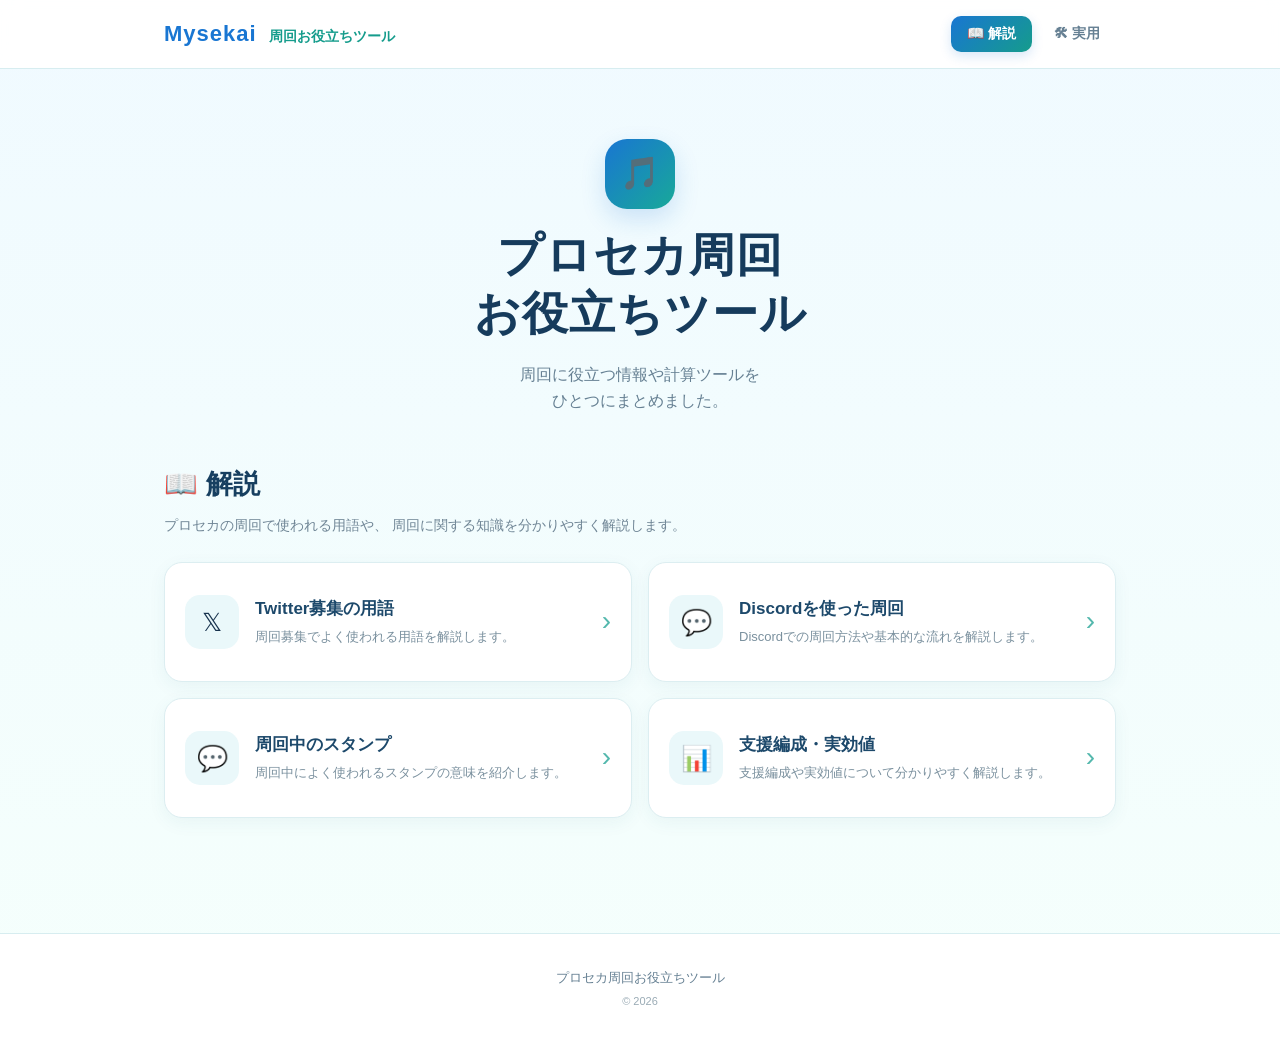
<file: index.html>
<!DOCTYPE html>
<html lang="ja">
<head>
    <meta charset="UTF-8">
    <meta name="viewport" content="width=device-width, initial-scale=1.0">
    <title>お役立ちツール</title>
    <link rel="stylesheet" href="css/style.css">
</head>

<body>
    <header class="header">
        <div class="header-inner">
            <a href="index.html" class="site-logo">
                <span class="logo-main">Mysekai</span>
                <span class="logo-sub">周回お役立ちツール</span>
            </a>
        

            <nav class="header-nav">
                <button class="nav-button active">
                    📖 解説
                </button>
                <button class="nav-button">
                    🛠 実用
                </button>
            </nav>
        </div>
    </header>

    <main class="main">

        <section class="hero">
            <div class="hero-icon">🎵</div>
            <h1>
                プロセカ周回<br>
                お役立ちツール
            </h1>
            <p>
                周回に役立つ情報や計算ツールを<br>
                ひとつにまとめました。
            </p>
        </section>

        <section id="explanation" class="content tab-content active">
            <h2>📖 解説</h2>
            <p class="section-description">
                プロセカの周回で使われる用語や、
                周回に関する知識を分かりやすく解説します。
            </p>

            <div class="card-grid">
                <a href="#" class="menu-card" id="twitter-terms-card">
                    <div class="card-icon">𝕏</div>
                    <div class="card-text">
                        <h3>Twitter募集の用語</h3>
                        <p>周回募集でよく使われる用語を解説します。</p>
                    </div>
                    <span class="arrow">›</span>
                </a>

                <a href="#"  class="menu-card" id="discord-guide-button">
                    <div class="card-icon">💬</div>
                    <div class="card-text">
                        <h3>Discordを使った周回</h3>
                        <p>
                            Discordでの周回方法や基本的な流れを解説します。
                        </p>
                    </div>
                    <span class="arrow">›</span>
                </a>

                <a href="#" class="menu-card">
                    <div class="card-icon">💬</div>
                    <div class="card-text">
                        <h3>周回中のスタンプ</h3>
                        <p>
                            周回中によく使われるスタンプの意味を紹介します。
                        </p>
                    </div>
                    <span class="arrow">›</span>
                </a>

                <a href="#" class="menu-card" id="support-guide-button">
                    <div class="card-icon">📊</div>
                    <div class="card-text">
                        <h3>支援編成・実効値</h3>
                        <p>
                            支援編成や実効値について分かりやすく解説します。
                        </p>
                    </div>
                    <span class="arrow">›</span>
                </a>
            </div>
        </section>

        <section id="practical" class="content tab-content">
            <h2>🛠 実用</h2>
            <p class="section-description">
                周回中やイベントを走るときに使える
                便利なツールです。
            </p>

            <div class="card-grid">
                <a href="template.html" class="menu-card practical-card">
                    <div class="card-icon">📝</div>
                    <div class="card-text">
                        <h3>ツイ募テンプレ</h3>
                        <p>
                            周回募集の文章を簡単に作成できます。
                        </p>
                    </div>
                    <span class="arrow">›</span>
                </a>

                <a href="encore.html" class="menu-card practical-card">
                    <div class="card-icon">🎯</div>
                    <div class="card-text">
                        <h3>アンコール判断</h3>
                        <p>
                            実効値からアンコールを取るべきか判断します。
                        </p>
                    </div>
                    <span class="arrow">›</span>
                </a>

                <a href="event.html" class="menu-card practical-card">
                    <div class="card-icon">📈</div>
                    <div class="card-text">
                        <h3>イベントP・周回計算</h3>
                        <p>
                            必要周回数・時速・残り時間・消費クリスタルを計算します。
                        </p>
                    </div>
                    <span class="arrow">›</span>
                </a>

                <a href="event_compare.html" class="menu-card practical-card">
                    <div class="card-icon">⚖️</div>
                    <div class="card-text">
                        <h3>イベント編成比較</h3>
                        <p>
                            総合力とイベントボーナスを比較して、どちらの編成を使うか判断します。
                        </p>
                    </div>
                    <span class="arrow">›</span>
                </a>

                <a href="internal.html" class="menu-card practical-card">
                    <div class="card-icon">🧮</div>
                    <div class="card-text">
                        <h3>内部値・実効値計算</h3>
                        <p>
                            1～5枠の数値から、内部値と実効値を計算します。
                        </p>
                    </div>
                    <span class="arrow">›</span>
                </a>

            </div>
        </section>
    </main>

    <footer class="footer">
        <p>
            プロセカ周回お役立ちツール
        </p>
        <p class="copyright">
            © 2026
        </p>
    </footer>
    <script src="js/main.js"></script>
    <div class="image-modal" id="twitter-terms-modal">
        <div class="image-modal-content">
            <button class="image-modal-close" id="twitter-terms-close">×</button>
            <img src="images/Twitter_text.png" alt="Twitter/X募集の用語">
        </div>
    </div>
    <div class="image-modal" id="discord-guide-modal">
        <div class="image-modal-content">
            <button class="image-modal-close" id="discord-guide-close">×</button>
            <img src="images/Discord_text.png" alt="Discordを使用した周回関連について">
        </div>
    </div>
    <div class="image-modal" id="support-guide-modal">
        <div class="image-modal-content">
            <button class="image-modal-close" id="support-guide-close">×</button>
            <img src="images/Sien_text.png" alt="支援編成・実効値について">
        </div>
    </div>
</body>
</html>
</file>
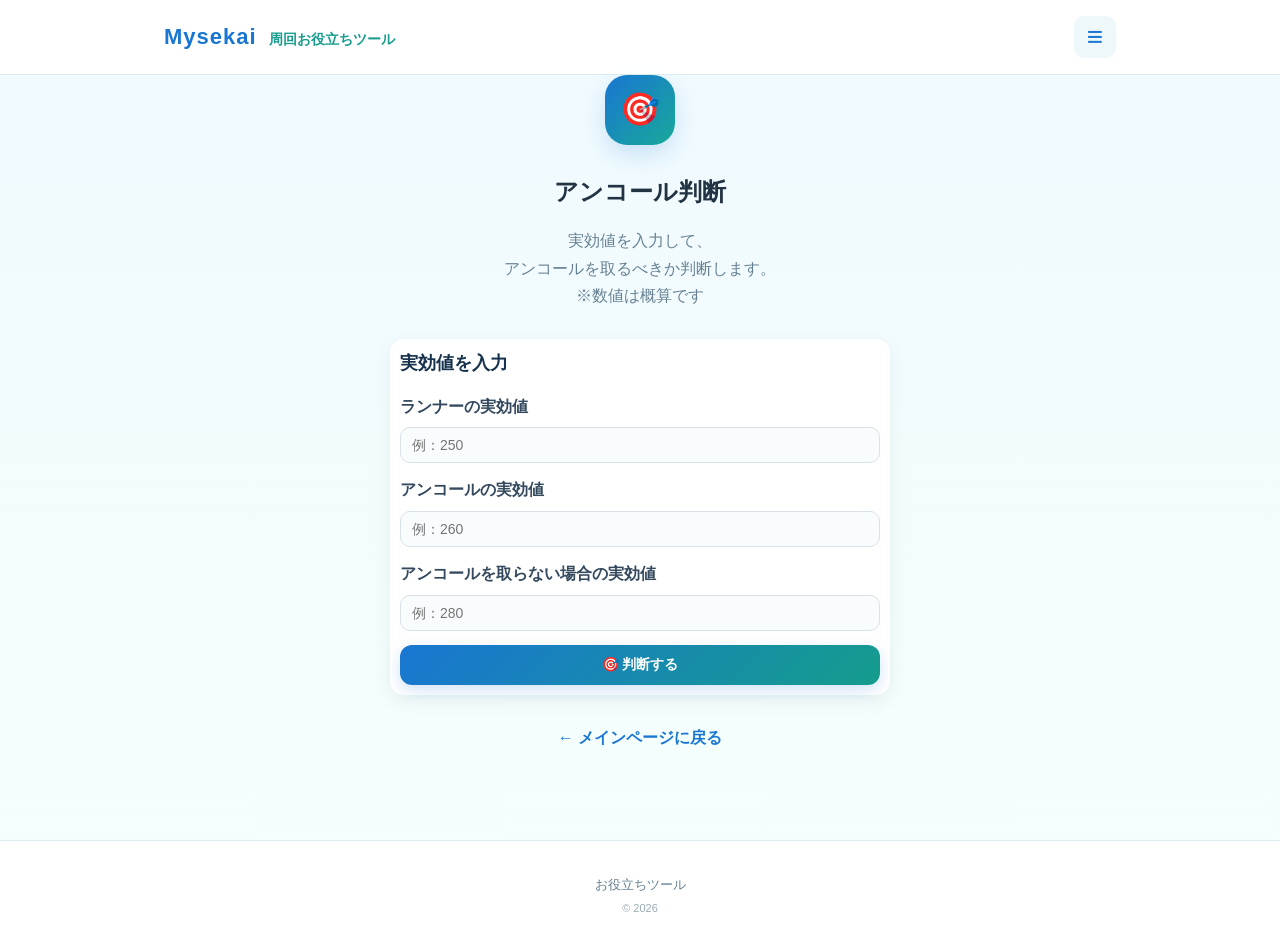
<file: encore.html>
<!DOCTYPE html>
<html lang="ja">
<head>
    <meta charset="UTF-8">
    <meta name="viewport" content="width=device-width, initial-scale=1.0">
    <title>アンコール判断｜お役立ちツール</title>
    <link rel="stylesheet" href="css/style.css">
</head>

<body>
    <header class="header">
        <div class="header-inner">
            <a href="index.html" class="site-logo">
                <span class="logo-main">Mysekai</span>
                <span class="logo-sub">周回お役立ちツール</span>
            </a>

            <button class="menu-button" id="menu-button">≡</button>
            <div class="header-menu" id="header-menu">

                <div class="menu-section">
                    <button class="menu-section-button">▼ 解説</button>
                    <div class="menu-items">
                        <a href="#" id="twitter-terms-button">📖 Twitter/X募集の用語について</a>
                        <a href="#" id="discord-guide-button">💬 Discordを使用した周回関連について</a>
                        <a href="index.html">😊 主に使われる周回中のスタンプについて</a>
                        <a href="#" id="support-guide-button">📊 支援編成、実効値などについて</a>
                    </div>
                </div>
                
                <div class="menu-section">
                    <button class="menu-section-button">▼ 実用</button>
                    <div class="menu-items">
                        <a href="template.html">📝 ツイ募集テンプレ</a>
                        <a href="encore.html">🎯 アンコール判断</a>
                        <a href="event.html">📈 イベントP・周回計算</a>
                        <a href="event_compare.html">⚖️ イベント編成比較</a>
                        <a href="internal.html">🧮 内部値・実効値計算</a>
                    </div>
                </div>
            </div> 
        </div>  
    </header>

    <!-- メイン -->
    <main class="main">
        <section class="tool-page">
            <!-- タイトル -->
            <div class="tool-page-header">
                <div class="hero-icon">🎯</div>
                <h1>アンコール判断</h1>
                <p>
                    実効値を入力して、<br>
                    アンコールを取るべきか判断します。<br>
                    ※数値は概算です
                </p>
            </div>

            <!-- 入力 -->
            <div class="tool-card">
                <h2>実効値を入力</h2>
                <!-- ランナー -->
                <div class="form-group">
                    <label for="runner-value">
                        ランナーの実効値
                    </label>
                    <input
                        type="number"
                        id="runner-value"
                        placeholder="例：250"
                    >

                </div>

                <!-- アンコール -->
                <div class="form-group">
                    <label for="encore-value">
                        アンコールの実効値
                    </label>
                    <input
                        type="number"
                        id="encore-value"
                        placeholder="例：260"
                    >
                </div>

                <!-- 比較する編成 -->
                <div class="form-group">
                    <label for="other-value">
                        アンコールを取らない場合の実効値
                    </label>
                    <input
                        type="number"
                        id="other-value"
                        placeholder="例：280"
                    >
                </div>

                <!-- 計算 -->
                <button
                    id="calculate-button"
                    class="tool-main-button"
                >
                    🎯 判断する
                </button>

            </div>

            <!-- 結果 -->
            <div
                class="tool-card result-card"
                id="result-area"
            >
                <h2>判断結果</h2>
                <div id="result-content"></div>
            </div>

            <!-- 戻る -->
            <div class="back-link-area">
                <a href="index.html">
                    ← メインページに戻る
                </a>
            </div>
        </section>
    </main>

    <footer class="footer">
        <p>
            お役立ちツール
        </p>
        <p class="copyright">
            © 2026
        </p>
    </footer>

    <script src="js/encore.js"></script>
    <script src="js/main.js"></script>
    <div class="image-modal" id="twitter-terms-modal">
        <div class="image-modal-content">
            <button class="image-modal-close" id="twitter-terms-close">×</button>
            <img src="images/Twitter_text.png" alt="Twitter/X募集の用語">
        </div>
    </div>
    <div class="image-modal" id="discord-guide-modal">
        <div class="image-modal-content">
            <button class="image-modal-close" id="discord-guide-close">×</button>
            <img src="images/Discord_text.png" alt="Discordを使用した周回関連について">
        </div>
    </div>
    <div class="image-modal" id="support-guide-modal">
        <div class="image-modal-content">
            <button class="image-modal-close" id="support-guide-close">×</button>
            <img src="images/Sien_text.png" alt="支援編成・実効値について">
        </div>
    </div>
</body>
</html>
</file>
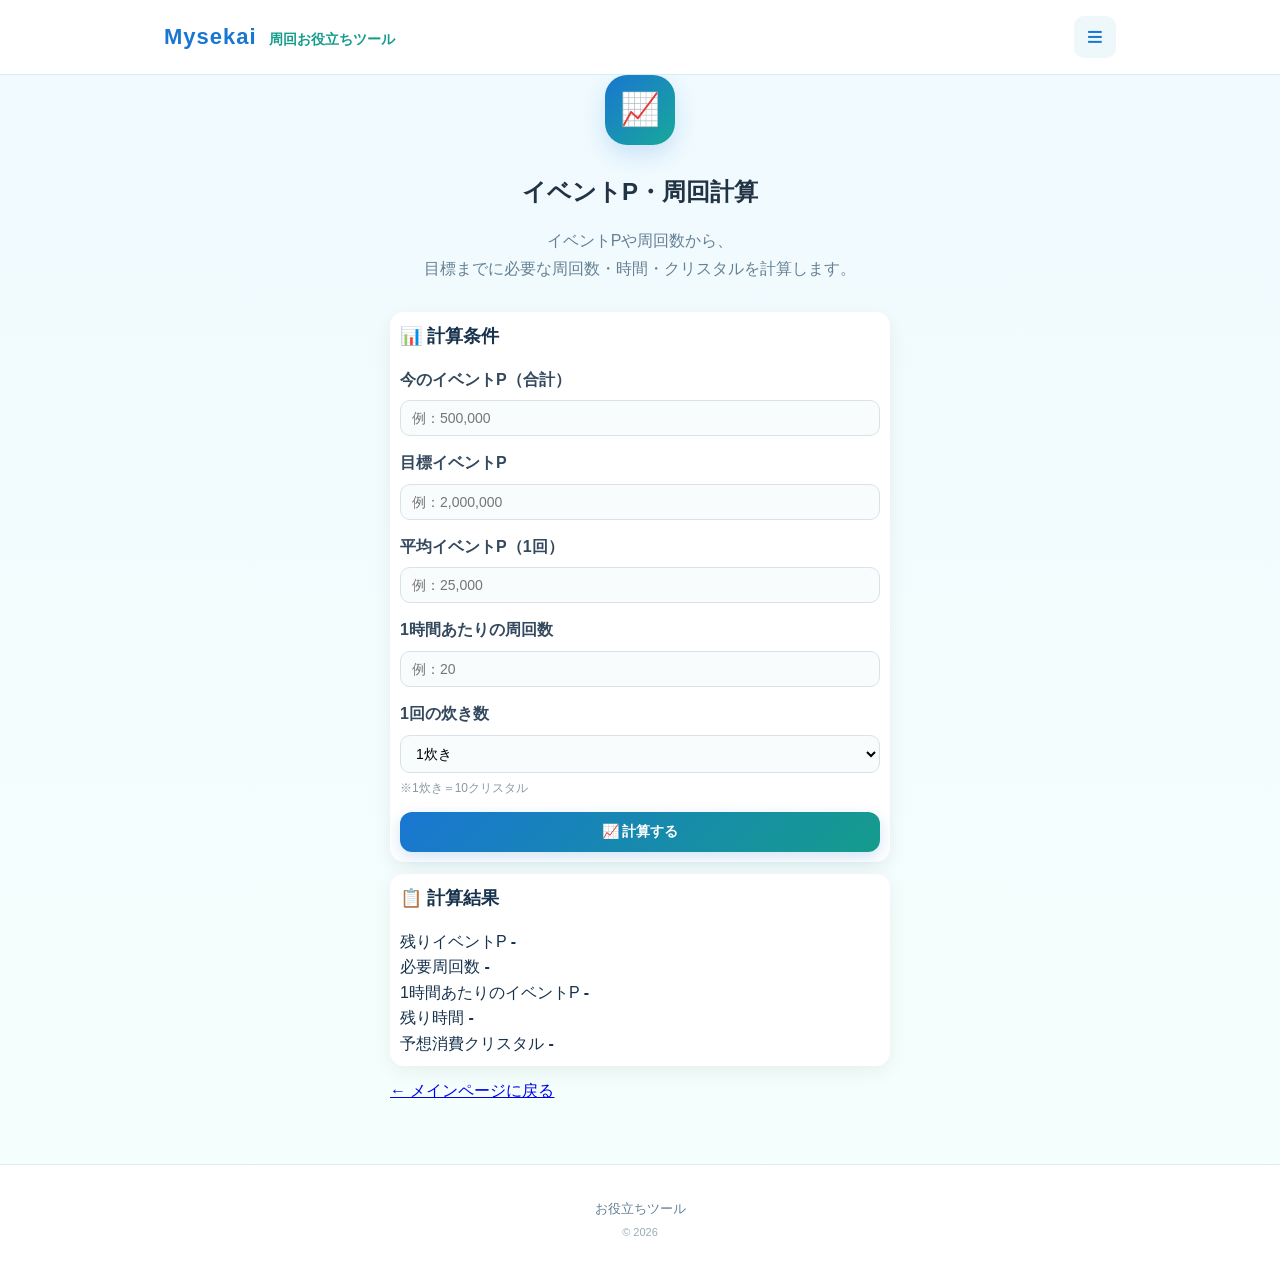
<file: event.html>
<!DOCTYPE html>
<html lang="ja">
<head>
    <meta charset="UTF-8">
    <meta name="viewport" content="width=device-width, initial-scale=1.0">
    <title>イベントP・周回計算 ｜お役立ちツール</title>
    <link rel="stylesheet" href="css/style.css">
</head>
<body>
    <header class="header">
        <div class="header-inner">
            <a href="index.html" class="site-logo">
                <span class="logo-main">Mysekai</span>
                <span class="logo-sub">周回お役立ちツール</span>
            </a>

            <button class="menu-button" id="menu-button">≡</button>
            <div class="header-menu" id="header-menu">

                <div class="menu-section">
                    <button class="menu-section-button">▼ 解説</button>
                    <div class="menu-items">
                        <a href="#" id="twitter-terms-button">📖 Twitter/X募集の用語について</a>
                        <a href="#" id="discord-guide-button">💬 Discordを使用した周回関連について</a>
                        <a href="index.html">😊 主に使われる周回中のスタンプについて</a>
                        <a href="#" id="support-guide-button">📊 支援編成、実効値などについて</a>
                    </div>
                </div>
                
                <div class="menu-section">
                    <button class="menu-section-button">▼ 実用</button>
                    <div class="menu-items">
                        <a href="template.html">📝 ツイ募集テンプレ</a>
                        <a href="encore.html">🎯 アンコール判断</a>
                        <a href="event.html">📈 イベントP・周回計算</a>
                        <a href="event_compare.html">⚖️ イベント編成比較</a>
                        <a href="internal.html">🧮 内部値・実効値計算</a>
                    </div>
                </div>
            </div>   
        </div>
    </header>

    <main class="main">
        <section class="tool-page">

            <div class="tool-page-header">
                <div class="hero-icon">📈</div>
                <h1>イベントP・周回計算</h1>
                <p>
                    イベントPや周回数から、<br>
                    目標までに必要な周回数・時間・クリスタルを計算します。
                </p>
            </div>

            <div class="tool-card">
                <h2>📊 計算条件</h2>
                <!-- 今のイベントP -->
                <div class="form-group">
                    <label for="current-point">
                        今のイベントP（合計）
                    </label>
                    <input
                        type="text"
                        id="current-point"
                        placeholder="例：500,000"
                        inputmode="numeric"
                    >
                </div>

                <!-- 目標イベントP -->
                <div class="form-group">
                    <label for="target-point">
                        目標イベントP
                    </label>
                    <input
                        type="text"
                        id="target-point"
                        placeholder="例：2,000,000"
                        inputmode="numeric"
                    >
                </div>

                <!-- 平均イベントP -->
                <div class="form-group">
                    <label for="average-point">
                        平均イベントP（1回）
                    </label>
                    <input
                        type="text"
                        id="average-point"
                        placeholder="例：25,000"
                        inputmode="numeric"
                    >
                </div>

                <!-- 1時間あたりの周回数 -->
                <div class="form-group">
                    <label for="runs-per-hour">
                        1時間あたりの周回数
                    </label>
                    <input
                        type="number"
                        id="runs-per-hour"
                        placeholder="例：20"
                        min="1"
                    >
                </div>

                <!-- 炊き数 -->
                <div class="form-group">
                    <label for="crystal-per-run">
                        1回の炊き数
                    </label>
                    <select id="crystal-per-run">
                        <option value="1">1炊き</option>
                        <option value="2">2炊き</option>
                        <option value="3">3炊き</option>
                        <option value="4">4炊き</option>
                        <option value="5">5炊き</option>
                        <option value="6">6炊き</option>
                        <option value="7">7炊き</option>
                        <option value="8">8炊き</option>
                        <option value="9">9炊き</option>
                        <option value="10">10炊き</option>
                    </select>
                    <p class="input-note">
                        ※1炊き＝10クリスタル
                    </p>
                </div>

                <!-- 計算ボタン -->
                <button
                    id="calculate-button"
                    class="tool-main-button"
                >
                    📈 計算する
                </button>

            </div>

            <!-- 計算結果 -->
            <div
                id="event-result"
                class="tool-card event-result"
            >
                <h2>📋 計算結果</h2>
                <div class="event-result-grid">
                    <div class="event-result-item">
                        <span>残りイベントP</span>
                        <strong id="remaining-point">-</strong>
                    </div>
                    <div class="event-result-item">
                        <span>必要周回数</span>
                        <strong id="required-runs">-</strong>
                    </div>
                    <div class="event-result-item">
                        <span>1時間あたりのイベントP</span>
                        <strong id="points-per-hour">-</strong>
                    </div>
                    <div class="event-result-item">
                        <span>残り時間</span>
                        <strong id="remaining-time">-</strong>
                    </div>
                    <div class="event-result-item">
                        <span>予想消費クリスタル</span>
                        <strong id="required-crystals">-</strong>
                    </div>
                </div>
            </div>

            <a href="index.html" class="back-link">
                ← メインページに戻る
            </a>

        </section>
    </main>

    <!-- フッター -->
    <footer class="footer">
        <p>
            お役立ちツール
        </p>
        <p class="copyright">
            © 2026 
        </p>
    </footer>

    <script src="js/main.js"></script>
    <script src="js/event.js"></script>
    <div class="image-modal" id="twitter-terms-modal">
        <div class="image-modal-content">
            <button class="image-modal-close" id="twitter-terms-close">×</button>
            <img src="images/Twitter_text.png" alt="Twitter/X募集の用語">
        </div>
    </div>
    <div class="image-modal" id="discord-guide-modal">
        <div class="image-modal-content">
            <button class="image-modal-close" id="discord-guide-close">×</button>
            <img src="images/Discord_text.png" alt="Discordを使用した周回関連について">
        </div>
    </div>
    <div class="image-modal" id="support-guide-modal">
        <div class="image-modal-content">
            <button class="image-modal-close" id="support-guide-close">×</button>
            <img src="images/Sien_text.png" alt="支援編成・実効値について">
        </div>
    </div>
</body>
</html>
</file>
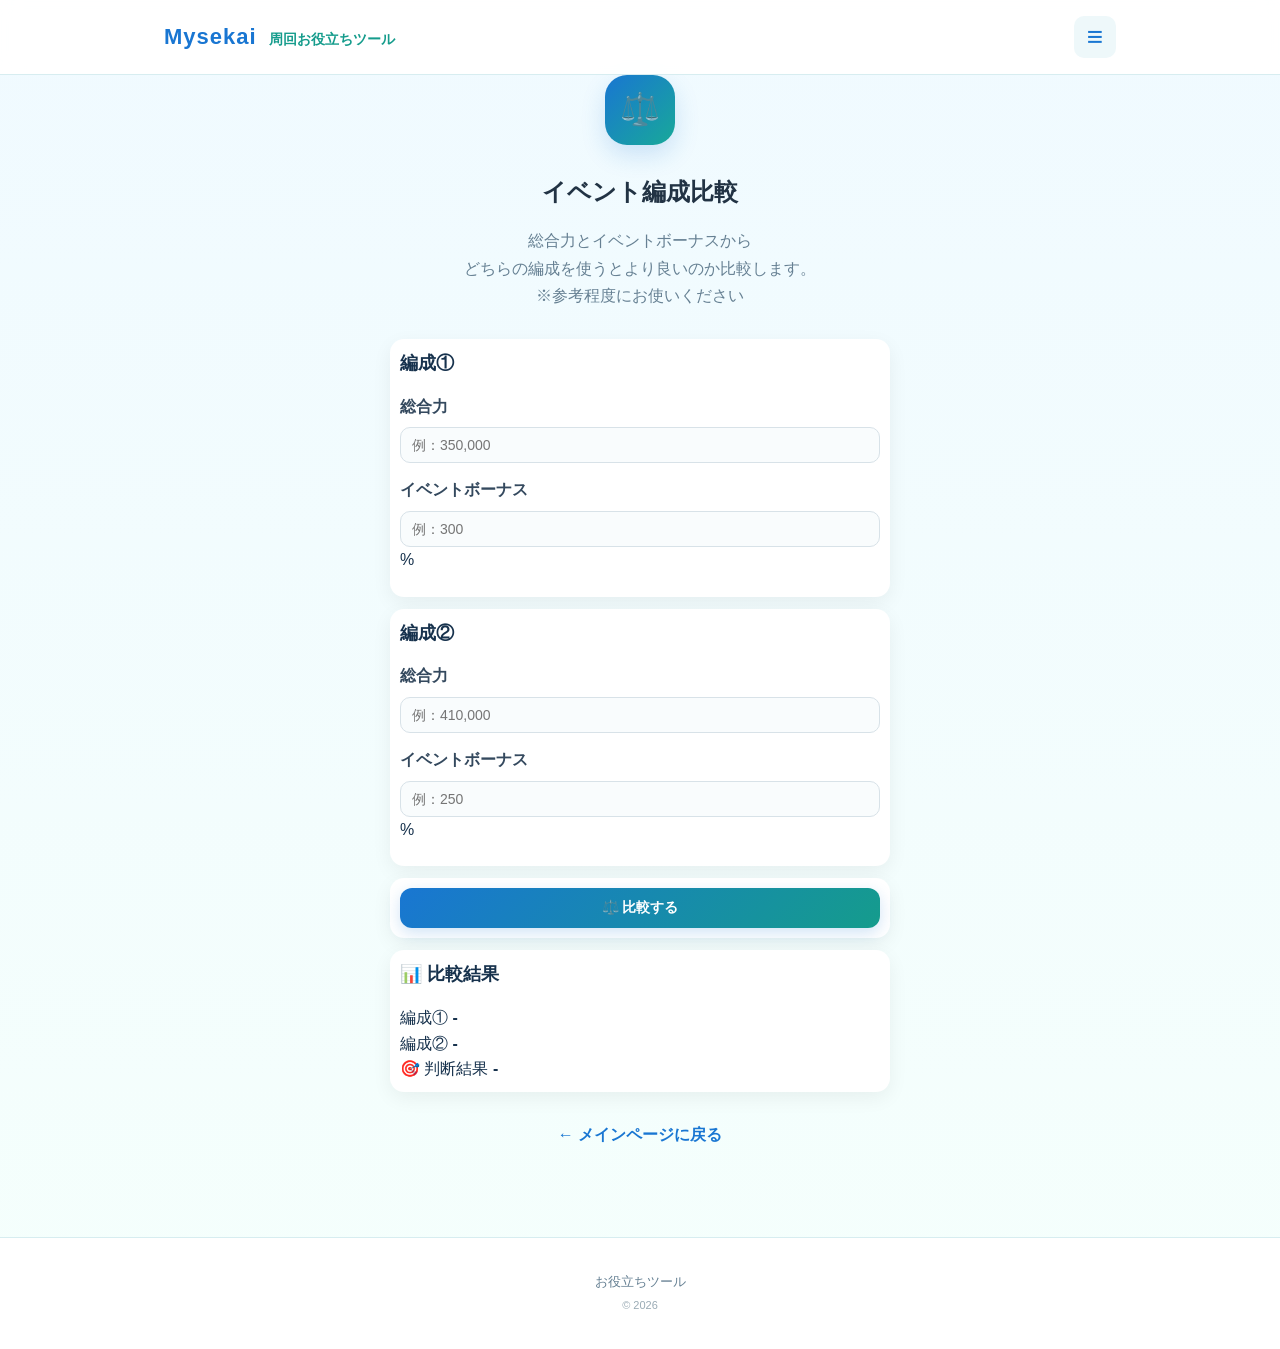
<file: event_compare.html>
<!DOCTYPE html>
<html lang="ja">
<head>
    <meta charset="UTF-8">
    <meta name="viewport" content="width=device-width, initial-scale=1.0">
    <title>イベント編成比較｜お役立ちツール</title>
    <link rel="stylesheet" href="css/style.css">
</head>

<body>
    <header class="header">
        <div class="header-inner">
            <a href="index.html" class="site-logo">
                <span class="logo-main">Mysekai</span>
                <span class="logo-sub">周回お役立ちツール</span>
            </a>

            <button class="menu-button" id="menu-button">≡</button>
            <div class="header-menu" id="header-menu">

                <div class="menu-section">
                    <button class="menu-section-button">▼ 解説</button>
                    <div class="menu-items">
                        <a href="#" id="twitter-terms-button">📖 Twitter/X募集の用語について</a>
                        <a href="#" id="discord-guide-button">💬 Discordを使用した周回関連について</a>
                        <a href="index.html">😊 主に使われる周回中のスタンプについて</a>
                        <a href="#" id="support-guide-button">📊 支援編成、実効値などについて</a>
                    </div>
                </div>
                
                <div class="menu-section">
                    <button class="menu-section-button">▼ 実用</button>
                    <div class="menu-items">
                        <a href="template.html">📝 ツイ募集テンプレ</a>
                        <a href="encore.html">🎯 アンコール判断</a>
                        <a href="event.html">📈 イベントP・周回計算</a>
                        <a href="event_compare.html">⚖️ イベント編成比較</a>
                        <a href="internal.html">🧮 内部値・実効値計算</a>
                    </div>
                </div>
            </div>
        </div>   
    </header>

    <!-- メイン -->
    <main class="main">
        <section class="tool-page">
            <!-- タイトル -->
            <div class="tool-page-header">
                <div class="hero-icon">⚖️</div>
                <h1>イベント編成比較</h1>
                <p>
                    総合力とイベントボーナスから<br>
                    どちらの編成を使うとより良いのか比較します。<br> 
                    ※参考程度にお使いください      
                </p>
            </div>

            <!-- 編成① -->
            <div class="tool-card">
                <h2>編成①</h2>

                <div class="form-group">
                    <label for="power-1">
                        総合力
                    </label>
                    <input
                        type="text"
                        id="power-1"
                        placeholder="例：350,000"
                        inputmode="numeric"
                    >
                </div>

                <div class="form-group">
                    <label for="power-1">
                        イベントボーナス
                    </label>
                    <div class="input-with-unit">
                        <input
                            type="number"
                            id="bonus-1"
                            placeholder="例：300"
                            min="0"
                        >
                        <span>%</span>
                    </div>
                </div>
            </div>



            <!-- 編成② -->
            <div class="tool-card">
                <h2>編成②</h2>

                <div class="form-group">
                    <label for="power-2">
                        総合力
                    </label>
                    <input
                        type="text"
                        id="power-2"
                        placeholder="例：410,000"
                        inputmode="numeric"
                    >
                </div>

                <div class="form-group">
                    <label for="power-2">
                        イベントボーナス
                    </label>
                    <div class="input-with-unit">
                        <input
                            type="number"
                            id="bonus-2"
                            placeholder="例：250"
                            min="0"
                        >
                        <span>%</span>
                    </div>
                </div>
            </div>


            <!-- 計算ボタン -->
            <div class="tool-card">
                <button
                    id="compare-button"
                    class="tool-main-button"
                >
                    ⚖️ 比較する
                </button>
            </div>

            <!-- 結果 -->
            <div
                id="compare-result"
                class="tool-card compare-result"
            >
                <h2>📊 比較結果</h2>
                <div class="compare-summary">

                    <div class="compare-item">
                        <span>
                            編成①
                        </span>
                        <strong id="result-1">
                            -
                        </strong>
                    </div>

                    <div class="compare-item">
                        <span>
                            編成②
                        </span>
                        <strong id="result-2">
                            -
                        </strong>
                    </div>
                </div>

                <div class="compare-final">
                    <span>
                        🎯 判断結果
                    </span>
                    <strong id="result-message">
                        -
                    </strong>
                </div>
            </div>

            <!-- 戻る -->
            <div class="back-link-area">
                <a href="index.html">
                    ← メインページに戻る
                </a>
            </div>
        </section>
    </main>

    <footer class="footer">
        <p>
            お役立ちツール
        </p>
        <p class="copyright">
            © 2026
        </p>
    </footer>

    <script src="js/main.js"></script>
    <script src="js/event_compare.js"></script>
    <div class="image-modal" id="twitter-terms-modal">
        <div class="image-modal-content">
            <button class="image-modal-close" id="twitter-terms-close">×</button>
            <img src="images/Twitter_text.png" alt="Twitter/X募集の用語">
        </div>
    </div>
    <div class="image-modal" id="discord-guide-modal">
        <div class="image-modal-content">
            <button class="image-modal-close" id="discord-guide-close">×</button>
            <img src="images/Discord_text.png" alt="Discordを使用した周回関連について">
        </div>
    </div>
    <div class="image-modal" id="support-guide-modal">
        <div class="image-modal-content">
            <button class="image-modal-close" id="support-guide-close">×</button>
            <img src="images/Sien_text.png" alt="支援編成・実効値について">
        </div>
    </div>
</body>
</html>
</file>
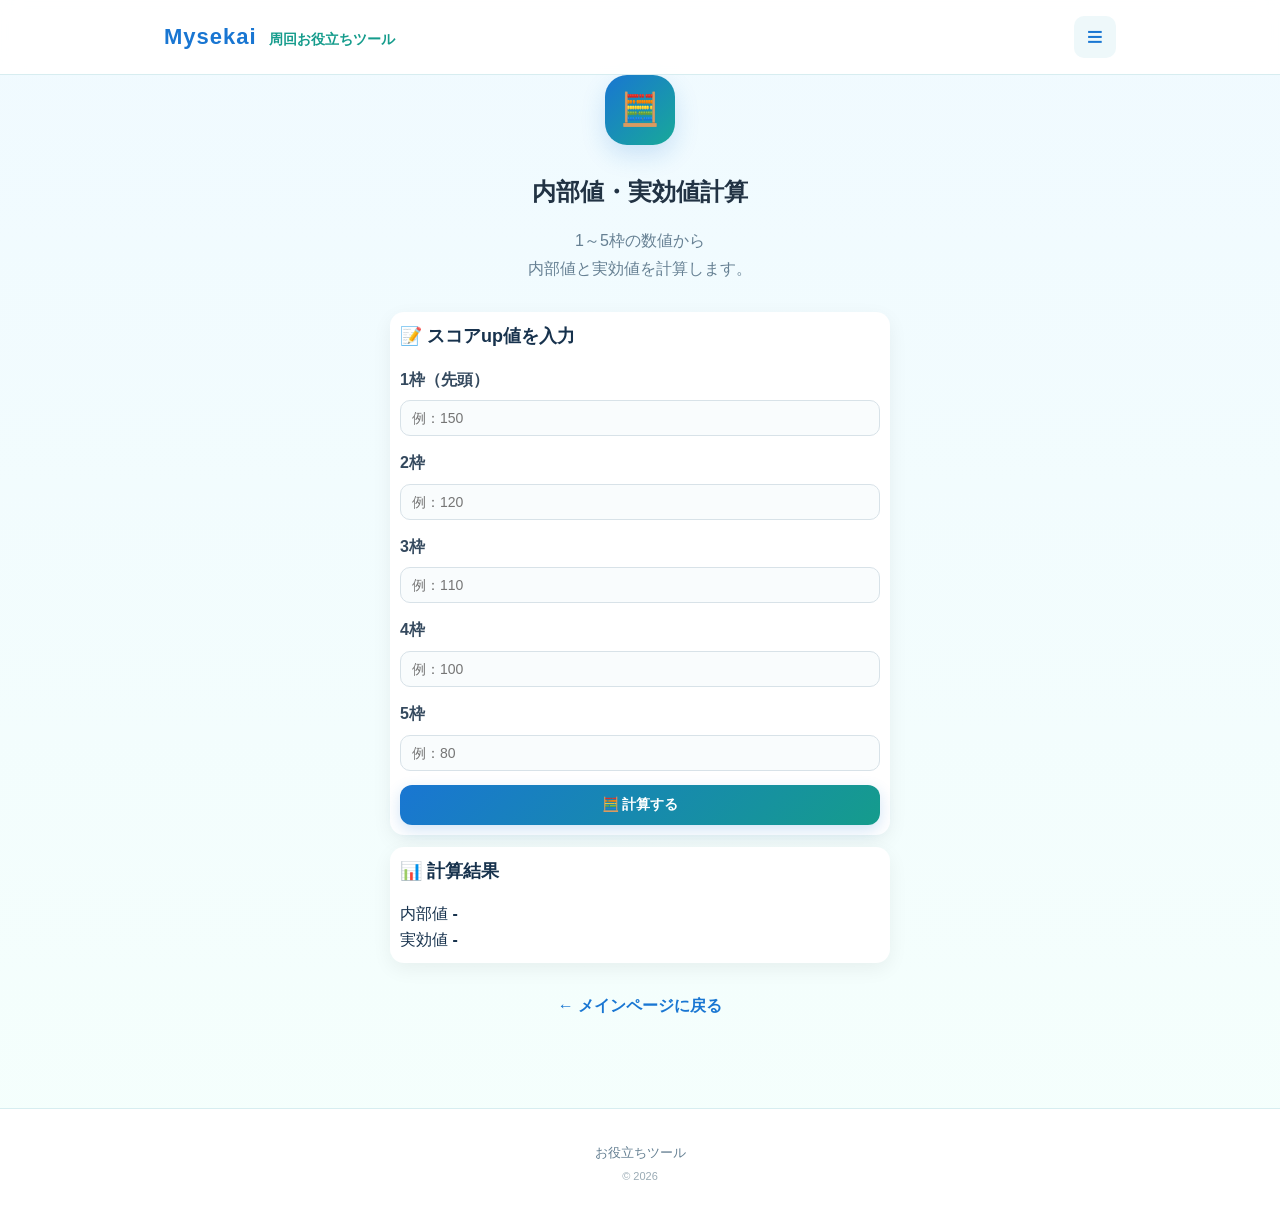
<file: internal.html>
<!DOCTYPE html>
<html lang="ja">
<head>
    <meta charset="UTF-8">
    <meta name="viewport" content="width=device-width, initial-scale=1.0">
    <title>内部値・実効値計算｜お役立ちツール</title>
    <link rel="stylesheet" href="css/style.css">
</head>

<body>
    <header class="header">
        <div class="header-inner">
            <a href="index.html" class="site-logo">
                <span class="logo-main">Mysekai</span>
                <span class="logo-sub">周回お役立ちツール</span>
            </a>

            <button class="menu-button" id="menu-button">≡</button>
            <div class="header-menu" id="header-menu">

                <div class="menu-section">
                    <button class="menu-section-button">▼ 解説</button>
                    <div class="menu-items">
                        <a href="#" id="twitter-terms-button">📖 Twitter/X募集の用語について</a>
                        <a href="#" id="discord-guide-button">💬 Discordを使用した周回関連について</a>
                        <a href="index.html">😊 主に使われる周回中のスタンプについて</a>
                        <a href="#" id="support-guide-button">📊 支援編成、実効値などについて</a>
                    </div>
                </div>
                
                <div class="menu-section">
                    <button class="menu-section-button">▼ 実用</button>
                    <div class="menu-items">
                        <a href="template.html">📝 ツイ募集テンプレ</a>
                        <a href="encore.html">🎯 アンコール判断</a>
                        <a href="event.html">📈 イベントP・周回計算</a>
                        <a href="event_compare.html">⚖️ イベント編成比較</a>
                        <a href="internal.html">🧮 内部値・実効値計算</a>
                    </div>
                </div>
            </div>
        </div>   
    </header>

    <!-- メイン -->
    <main class="main">
        <section class="tool-page">
            <!-- タイトル -->
            <div class="tool-page-header">
                <div class="hero-icon">🧮</div>
                <h1>内部値・実効値計算</h1>
                <p>
                    1～5枠の数値から<br>
                    内部値と実効値を計算します。
                </p>
            </div>

            <!-- 入力 -->
            <div class="tool-card">
                <h2>📝 スコアup値を入力</h2>
                <!-- 1枠 -->
                <div class="form-group">
                    <label for="value-1">
                        1枠（先頭）
                    </label>
                    <input
                        type="number"
                        id="value-1"
                        placeholder="例：150"
                        min="0"
                    >
                </div>

                <!-- 2枠 -->
                <div class="form-group">
                    <label for="value-2">
                        2枠
                    </label>
                    <input
                        type="number"
                        id="value-2"
                        placeholder="例：120"
                        min="0"
                    >
                </div>

                <!-- 3枠 -->
                <div class="form-group">
                    <label for="value-3">
                        3枠
                    </label>
                    <input
                        type="number"
                        id="value-3"
                        placeholder="例：110"
                        min="0"
                    >
                </div>

                <!-- 4枠 -->
                <div class="form-group">
                    <label for="value-4">
                        4枠
                    </label>
                    <input
                        type="number"
                        id="value-4"
                        placeholder="例：100"
                        min="0"
                    >
                </div>

                <!-- 5枠 -->
                <div class="form-group">
                    <label for="value-5">
                        5枠
                    </label>
                    <input
                        type="number"
                        id="value-5"
                        placeholder="例：80"
                        min="0"
                    >
                </div>

                <button
                    id="calculate-button"
                    class="tool-main-button"
                >
                    🧮 計算する
                </button>
            </div>

            <!-- 計算結果 -->
            <div
                id="internal-result"
                class="tool-card event-result"
            >
                <h2>
                    📊 計算結果
                </h2>

                <div class="event-result-grid">
                    <div class="event-result-item">
                        <span>
                            内部値
                        </span>
                        <strong id="internal-value">
                            -
                        </strong>
                    </div>

                    <div class="event-result-item">
                        <span>
                            実効値
                        </span>
                        <strong id="effective-value">
                            -
                        </strong>
                    </div>
                </div>
            </div>

            <!-- 戻る -->
            <div class="back-link-area">
                <a href="index.html">
                    ← メインページに戻る
                </a>
            </div>
        </section>
    </main>

    <footer class="footer">
        <p>
            お役立ちツール
        </p>
        <p class="copyright">
            © 2026
        </p>
    </footer>

    <script src="js/internal.js"></script>
    <script src="js/main.js"></script>
    <div class="image-modal" id="twitter-terms-modal">
        <div class="image-modal-content">
            <button class="image-modal-close" id="twitter-terms-close">×</button>
            <img src="images/Twitter_text.png" alt="Twitter/X募集の用語">
        </div>
    </div>
    <div class="image-modal" id="discord-guide-modal">
        <div class="image-modal-content">
            <button class="image-modal-close" id="discord-guide-close">×</button>
            <img src="images/Discord_text.png" alt="Discordを使用した周回関連について">
        </div>
    </div>
    <div class="image-modal" id="support-guide-modal">
        <div class="image-modal-content">
            <button class="image-modal-close" id="support-guide-close">×</button>
            <img src="images/Sien_text.png" alt="支援編成・実効値について">
        </div>
    </div>
</body>
</html>
</file>
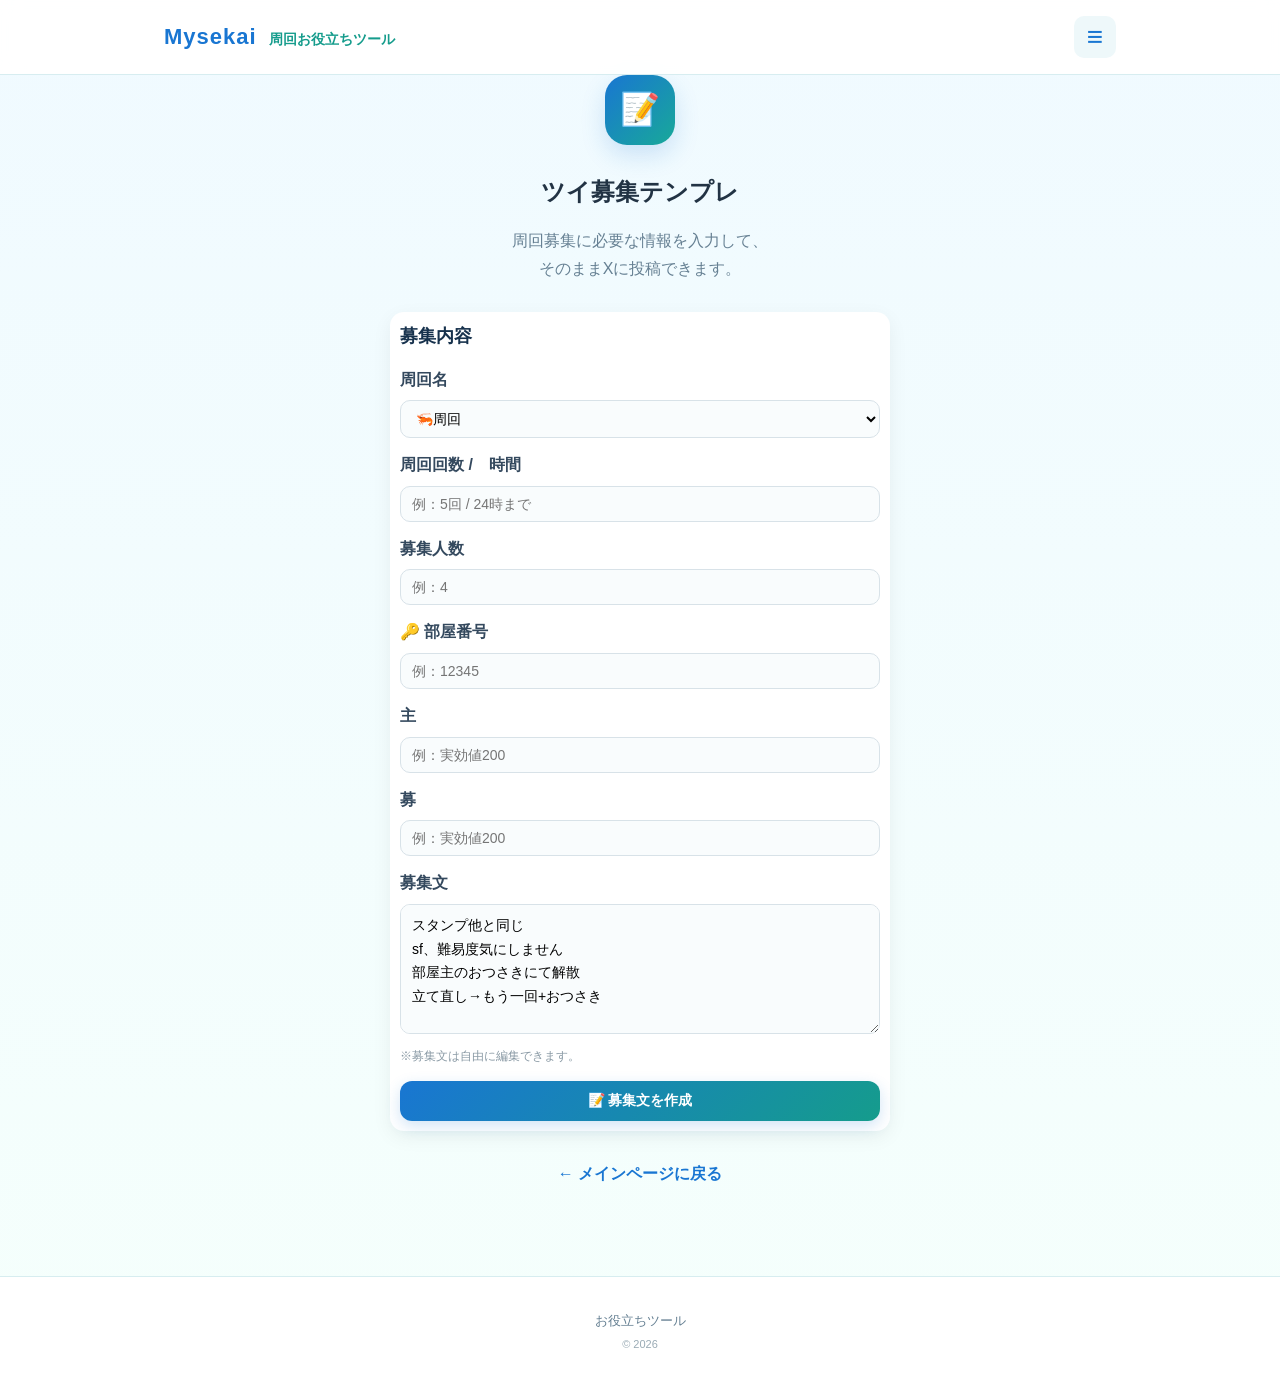
<file: template.html>
<!DOCTYPE html>
<html lang="ja">
<head>
    <meta charset="UTF-8">
    <meta name="viewport" content="width=device-width, initial-scale=1.0">
    <title>ツイ募集テンプレ｜お役立ちツール</title>
    <link rel="stylesheet" href="css/style.css">
</head>

<body>
    <header class="header">
        <div class="header-inner">
            <a href="index.html" class="site-logo">
                <span class="logo-main">Mysekai</span>
                <span class="logo-sub">周回お役立ちツール</span>
            </a>

            <button class="menu-button" id="menu-button">≡</button>
            <div class="header-menu" id="header-menu">

                <div class="menu-section">
                    <button class="menu-section-button">▼ 解説</button>
                    <div class="menu-items">
                        <a href="#" id="twitter-terms-button">📖 Twitter/X募集の用語について</a>
                        <a href="#" id="discord-guide-button">💬 Discordを使用した周回関連について</a>
                        <a href="index.html">😊 主に使われる周回中のスタンプについて</a>
                        <a href="#" id="support-guide-button">📊 支援編成、実効値などについて</a>
                    </div>
                </div>
                
                <div class="menu-section">
                    <button class="menu-section-button">▼ 実用</button>
                    <div class="menu-items">
                        <a href="template.html">📝 ツイ募集テンプレ</a>
                        <a href="encore.html">🎯 アンコール判断</a>
                        <a href="event.html">📈 イベントP・周回計算</a>
                        <a href="event_compare.html">⚖️ イベント編成比較</a>
                        <a href="internal.html">🧮 内部値・実効値計算</a>
                    </div>
                </div>
            </div>   
        </div>
    </header>

    <!-- メイン -->
    <main class="main">
        <section class="tool-page">

            <div class="tool-page-header">
                <div class="hero-icon">📝</div>
                <h1>ツイ募集テンプレ</h1>
                <p>
                    周回募集に必要な情報を入力して、<br>
                    そのままXに投稿できます。
                </p>
            </div>

            <!-- 入力フォーム -->
            <div class="tool-card">
                <h2>募集内容</h2>

                <!-- 周回名 -->
                <div class="form-group">
                    <label for="round-name">
                        周回名
                    </label>

                    <select id="round-name">
                        <option value="🦐周回">
                            🦐周回
                        </option>
                        <option value="高速🦐周回">
                            高速🦐周回
                        </option>
                        <option value="ロスエン周回">
                            ロスエン周回
                        </option>
                        <option value="Sage周回">
                            Sage周回
                        </option>
                        <option value="ロスエンまたはSage周回">
                            ロスエンまたはSage周回
                        </option>
                        <option value="ビバハピ周回">
                            ビバハピ周回
                        </option>
                        <option value="おまかせ周回">
                            おまかせ周回
                        </option>
                        <option value="3DMV周回">
                            👗3DMV周回
                        </option>
                    </select>
                </div>

                <!-- 周回回数 --> 
                <div class="form-group"> 
                    <label for="round-count"> 
                        周回回数 /　時間
                    </label> 
                    <input 
                        type="text" 
                        id="round-count" 
                        placeholder="例：5回 / 24時まで" >
                </div>

                <!-- 募集人数 -->
                <div class="form-group">
                    <label for="member-count">
                        募集人数
                    </label>
                    <input
                        type="number"
                        id="member-count"
                        placeholder="例：4"
                        min="1"
                    >
                </div>

                <!-- 部屋番号 -->
                <div class="form-group">
                    <label for="room-number">
                        🔑 部屋番号
                    </label>
                    <input
                        type="text"
                        id="room-number"
                        placeholder="例：12345"
                    >
                </div>


                <!-- 主 -->
                <div class="form-group">
                    <label for="host-value">
                        主
                    </label>
                    <input
                        type="text"
                        id="host-value"
                        placeholder="例：実効値200"
                    >
                </div>

                <!-- 募 -->
                <div class="form-group">
                    <label for="member-value">
                        募
                    </label>
                    <input
                        type="text"
                        id="member-value"
                        placeholder="例：実効値200"
                    >
                </div>

                <!-- 募集文 -->
                <div class="form-group">

                    <label for="template-text">
                        募集文
                    </label>

                    <textarea id="template-text">スタンプ他と同じ
sf、難易度気にしません
部屋主のおつさきにて解散
立て直し→もう一回+おつさき

#プロセカ募集 #プロセカ協力</textarea>

                    <p class="input-note">
                        ※募集文は自由に編集できます。
                    </p>
                </div>


                <!-- 作成ボタン -->
                <button
                    id="create-button"
                    class="tool-main-button"
                >
                    📝 募集文を作成
                </button>
            </div>

            <!-- 作成結果 -->
            <div
                class="tool-card result-card"
                id="result-area"
            >
                <h2>作成した募集文</h2>
                <textarea
                    id="result-text"
                    readonly
                ></textarea>

                <div class="result-buttons">
                    <button
                        id="copy-button"
                        class="tool-sub-button"
                    >
                        📋 コピー
                    </button>
                    <button
                        id="x-button"
                        class="tool-x-button"
                    >
                        𝕏 Xに送る
                    </button>
                </div>
            </div>


            <!-- 戻る -->
            <div class="back-link-area">
                <a href="index.html">
                    ← メインページに戻る
                </a>
            </div>
        </section>
    </main>

    <!-- フッター -->
    <footer class="footer">
        <p>
            お役立ちツール
        </p>
        <p class="copyright">
            © 2026 
        </p>
    </footer>
    <script src="js/template.js"></script>
    <script src="js/main.js"></script>
    <div class="image-modal" id="twitter-terms-modal">
        <div class="image-modal-content">
            <button class="image-modal-close" id="twitter-terms-close">×</button>
            <img src="images/Twitter_text.png" alt="Twitter/X募集の用語">
        </div>
    </div>
    <div class="image-modal" id="discord-guide-modal">
        <div class="image-modal-content">
            <button class="image-modal-close" id="discord-guide-close">×</button>
            <img src="images/Discord_text.png" alt="Discordを使用した周回関連について">
        </div>
    </div>
    <div class="image-modal" id="support-guide-modal">
        <div class="image-modal-content">
            <button class="image-modal-close" id="support-guide-close">×</button>
            <img src="images/Sien_text.png" alt="支援編成・実効値について">
        </div>
    </div>
</body>
</html>
</file>
<file: css/style.css>
* {
    box-sizing: border-box;
}
html {
    scroll-behavior: smooth;
}
body {
    margin: 0;
    font-family:
        -apple-system,
        BlinkMacSystemFont,
        "Segoe UI",
        "Noto Sans JP",
        sans-serif;
    color: #17324d;
    background:
        linear-gradient(
            180deg,
            #f0faff 0%,
            #f5fffc 100%
        );
    line-height: 1.6;
}

/* =========================
   ヘッダー
========================= */
.header {
    position: sticky;
    top: 0;
    z-index: 100;
    background: rgba(255, 255, 255, 0.94);
    border-bottom: 1px solid #d7edf0;
    backdrop-filter: blur(10px);
}

.header-inner {
    max-width: 1000px;
    margin: 0 auto;
    padding: 16px 24px;
    display: flex;
    align-items: center;
    justify-content: space-between;
}

.site-logo {
    display: flex;
    align-items: baseline;
    gap: 12px;
}

.logo-main {
    font-size: 22px;
    font-weight: 800;
    letter-spacing: 1px;
    color: #1976d2;
}

.logo-sub {
    font-size: 14px;
    font-weight: 600;
    color: #159c8c;
}

/* =========================
   ヘッダーナビ
========================= */
.header-nav {
    display: flex;
    align-items: center;
    gap: 6px;
}

.nav-button {
    padding: 9px 16px;
    border: none;
    border-radius: 10px;
    background: transparent;
    font-size: 14px;
    font-weight: 700;
    color: #668093;
    cursor: pointer;
    transition: 0.2s;
}

.nav-button:hover {
    color: #1976d2;
    background: #eef8fa;
}

.nav-button.active {
    color: #ffffff;
    background: linear-gradient(
        135deg,
        #1976d2,
        #159c8c
    );
    box-shadow:
        0 4px 12px rgba(25, 118, 210, 0.18);
}
/* =========================
   メイン
========================= */
.main {
    max-width: 1000px;
    margin: 0 auto;
    padding: 0 24px 60px;
}

/* =========================
   ヒーロー
========================= */
.hero {
    text-align: center;
    padding: 70px 20px 50px;
}

.hero-icon {
    display: inline-flex;
    align-items: center;
    justify-content: center;
    width: 70px;
    height: 70px;
    margin-bottom: 18px;
    font-size: 32px;
    border-radius: 22px;
    background: linear-gradient(
        135deg,
        #1976d2,
        #18a999
    );
    box-shadow:
        0 10px 25px rgba(25, 118, 210, 0.18);
}

.hero h1 {
    margin: 0;
    font-size: clamp(30px, 5vw, 46px);
    line-height: 1.25;
    letter-spacing: 1px;
    color: #163b5c;
}

.hero p {
    margin: 20px 0 0;
    font-size: 16px;
    color: #668093;
}

/* =========================
   セクション
========================= */
.content {
    margin-bottom: 55px;
}

.content h2 {
    margin: 0;
    font-size: 27px;
    color: #173f60;
}

.section-description {
    margin: 8px 0 25px;
    color: #708696;
    font-size: 14px;
}

/* =========================
   カード
========================= */
.card-grid {
    display: grid;
    grid-template-columns:
        repeat(2, minmax(0, 1fr));
    gap: 16px;
}

.menu-card {
    position: relative;
    display: flex;
    align-items: center;
    gap: 16px;
    min-height: 120px;
    padding: 20px 48px 20px 20px;
    text-decoration: none;
    color: inherit;
    background: #ffffff;
    border: 1px solid #dceef1;
    border-radius: 18px;
    box-shadow:
        0 5px 18px rgba(30, 100, 120, 0.06);
    transition:
        transform 0.2s,
        box-shadow 0.2s,
        border-color 0.2s;
}

.menu-card:hover {
    transform: translateY(-3px);
    border-color: #72cfc5;
    box-shadow:
        0 10px 25px rgba(30, 100, 120, 0.12);
}

/* アイコン */
.card-icon {
    display: flex;
    align-items: center;
    justify-content: center;
    flex-shrink: 0;
    width: 54px;
    height: 54px;
    border-radius: 15px;
    font-size: 25px;
    background: #eaf8fa;
}

/* テキスト */
.card-text {
    min-width: 0;
}

.card-text h3 {
    margin: 0 0 5px;
    font-size: 17px;
    color: #1d496b;
}

.card-text p {
    margin: 0;
    font-size: 13px;
    color: #7a909e;
}

/* 矢印 */
.arrow {
    position: absolute;
    right: 20px;
    font-size: 28px;
    color: #54b8ad;
    transition: transform 0.2s;
}

.menu-card:hover .arrow {
    transform: translateX(4px);
}

/* =========================
   実用カード
========================= */

.practical-card {
    border-color: #d3ece7;
}
.practical-card .card-icon {
    background: #e7f8f4;
}

/* =========================
   フッター
========================= */
.footer {
    padding: 30px 20px;
    text-align: center;
    border-top: 1px solid #d7edf0;
    background: #ffffff;
    color: #668093;
}

.footer p {
    margin: 4px 0;
    font-size: 13px;
}

.footer .copyright {
    font-size: 11px;
    color: #9aabb5;
}

/* =========================
   スマホ対応
========================= */
@media (max-width: 700px) {
    .header-inner {
        flex-direction: column;
        align-items: stretch;
        gap: 8px;
        padding: 12px 14px;
    }
    .site-logo {
        gap: 8px;
        justify-content: center;
    }
    .header-nav {
        width: 100%;
    }
    .nav-button {
        flex: 1;
        padding: 9px 8px;
    }
    .logo-main {
        font-size: 18px;
    }
    .logo-sub {
        font-size: 12px;
    }
    .main {
        padding: 0 14px 45px;
    }
    .hero {
        padding: 50px 10px 35px;
    }
    .hero-icon {
        width: 60px;
        height: 60px;

        border-radius: 18px;

        font-size: 28px;
    }
    .hero h1 {
        font-size: 32px;
    }
    .hero p {
        font-size: 14px;
    }
    .content h2 {
        font-size: 23px;
    }
    .card-grid {
        grid-template-columns: 1fr;
    }
    .menu-card {
        min-height: 105px;

        padding: 17px 45px 17px 16px;
    }
    .card-icon {
        width: 48px;
        height: 48px;

        font-size: 22px;
    }
    .card-text h3 {
        font-size: 16px;
    }
    .card-text p {
        font-size: 12px;
    }
}
/* =========================
   タブ切り替え
========================= */
.tab-content {
    display: none;
}

.tab-content.active {
    display: block;
}

/* =====================
   ツイ募集テンプレ
   ===================== */
.tool-page {
    max-width: 500px;
    margin: 0 auto;
}

.tool-page-header {
    text-align: center;
    margin-bottom: 30px;
}

.tool-page-header h1 {
    margin: 10px 0;
    font-size: 24px;
    color: #234;
}

.tool-page-header p {
    color: #668093;
    line-height: 1.7;
}

/* 戻るボタン */
.back-button {
    padding: 9px 16px;
    border-radius: 10px;
    text-decoration: none;
    color: #1976d2;
    background: #eef8fa;
    font-weight: 700;
    font-size: 14px;
}

/* ツールカード */
.tool-card {
    background: #ffffff;
    border-radius: 14px;
    padding: 10px;
    margin-bottom: 12px;
    box-shadow:
        0 6px 20px rgba(0, 0, 0, 0.06);
}

.tool-card h2 {
    margin-top: 0;
    margin-bottom: 16px;
    font-size: 18px;
}

/* 入力欄 */
.form-group {
    margin-bottom: 14px;
}

.form-group label {
    display: block;
    margin-bottom: 8px;
    font-weight: 700;
    color: #34495e;
}

.form-group input,
.form-group select,
.form-group textarea {
    width: 100%;
    box-sizing: border-box;
    padding: 9px 11px;
    border: 1px solid #d8e2e8;
    border-radius: 10px;
    background: #f9fcfd;
    font-size: 14px;
    font-family: inherit;
    outline: none;
    transition: 0.2s;
}

.form-group input:focus,
.form-group select:focus,
.form-group textarea:focus {
    border-color: #1976d2;
    box-shadow:
        0 0 0 3px rgba(25, 118, 210, 0.1);
}

.form-group textarea {
    min-height: 130px;
    resize: vertical;
    line-height: 1.7;
}

.input-note {
    margin: 6px 0 0;
    font-size: 12px;
    color: #8a9aa5;
}

/* 作成ボタン */
.tool-main-button {
    width: 100%;
    padding: 11px;
    border: none;
    border-radius: 12px;
    background: linear-gradient(
        135deg,
        #1976d2,
        #159c8c
    );
    color: white;
    font-size: 14px;
    font-weight: 700;
    cursor: pointer;
    box-shadow:
        0 5px 15px rgba(25, 118, 210, 0.2);

    transition: 0.2s;
}

.tool-main-button:hover {
    transform: translateY(-1px);
}

/* 結果 */
.result-card {
    display: none;
}

.result-card.show {
    display: block;
}

#result-text {
    width: 100%;
    min-height: 180px;
    box-sizing: border-box;
    padding: 14px;
    border: 1px solid #d8e2e8;
    border-radius: 10px;
    background: #f9fcfd;
    font-family: inherit;
    font-size: 14px;
    line-height: 1.7;
    resize: vertical;
}

/* 結果ボタン */
.result-buttons {
    display: flex;
    gap: 10px;
    margin-top: 12px;
}

.tool-sub-button,
.tool-x-button {
    flex: 1;
    padding: 12px;
    border: none;
    border-radius: 10px;
    font-size: 14px;
    font-weight: 700;
    cursor: pointer;
}

.tool-sub-button {
    background: #eef3f6;
    color: #526674;
}

.tool-x-button {
    background: #111111;
    color: #ffffff;
}

/* 下の戻るリンク */
.back-link-area {
    text-align: center;
    margin: 30px 0;
}

.back-link-area a {
    color: #1976d2;
    text-decoration: none;
    font-weight: 700;
}

/* スマホ */
@media (max-width: 700px) {
    .tool-page {
        width: 100%;
    }
    .tool-page-header h1 {
        font-size: 24px;
    }
    .tool-card {
        padding: 20px 16px;
        border-radius: 14px;
    }
    .result-buttons {
        flex-direction: column;
    }
}


/* =====================
   アンコール判断
   ===================== */
.encore-result {
    text-align: center;
}

.encore-result-main {
    font-size: 20px;
    font-weight: 700;
    margin-bottom: 16px;
    color: #1976d2;
}

.encore-result-value {
    padding: 12px;
    margin-bottom: 15px;
    border-radius: 10px;
    background: #eef8fa;
    color: #526674;
}

.encore-result-value strong {
    font-size: 24px;
    color: #159c8c;
}

.encore-result p {
    margin: 0;
    line-height: 1.7;
    font-size: 14px;
    color: #668093;
}

/* ヘッダーメニュー */
.header {
    position: relative;
}

.menu-button {
    width: 42px;
    height: 42px;
    border: none;
    border-radius: 10px;
    background: #eef8fa;
    color: #1976d2;
    font-size: 28px;
    font-weight: 700;
    cursor: pointer;
}

.menu-button:hover {
    background: #dff2f5;
}

.header-menu {
    position: absolute;
    top: 65px;
    right: 20px;
    width: 280px;
    padding: 4px;
    background: #ffffff;
    border-radius: 10px;
    box-shadow: 0 8px 25px rgba(0, 0, 0, 0.15);
    display: none;
    z-index: 1000;
}

.header-menu.show {
    display: block;
}

.menu-section {
    margin: 0;
}

.menu-section-button {
    width: 100%;
    padding: 7px 10px;
    border: none;
    background: transparent;
    text-align: left;
    font-size: 14px;
    font-weight: 700;
    color: #34495e;
    cursor: pointer;
    border-radius: 6px;
}

.menu-section-button:hover {
    background: #eef8fa;
}

.menu-items {
    display: none;
}

.menu-items.show {
    display: block;
}

.menu-items a {
    display: block;
    padding: 5px 10px 5px 24px;
    text-decoration: none;
    color: #668093;
    font-size: 13px;
    line-height: 1.4;
    border-radius: 5px;
}

.menu-items a:hover {
    background: #eef8fa;
    color: #1976d2;
}

@media (max-width: 700px) {
    .header-menu {
        top: 62px;
        left: 14px;
        right: 14px;
        width: auto;
    }
}
/* 画像ポップアップ */
.image-modal {
    position: fixed;
    inset: 0;
    display: none;
    align-items: center;
    justify-content: center;
    padding: 20px;
    background: rgba(0,0,0,0.7);
    z-index: 2000;
    box-sizing: border-box;
}

.image-modal.show {
    display: flex;
}

.image-modal-content {
    position: relative;
    max-width: 1000px;
    max-height: 90vh;
}

.image-modal-content img {
    display: block;
    max-width: 100%;
    max-height: 90vh;
    border-radius: 10px;
    object-fit: contain;
}

.image-modal-close {
    position: absolute;
    top: -14px;
    right: -14px;
    width: 36px;
    height: 36px;
    border: none;
    border-radius: 50%;
    background: #fff;
    color: #34495e;
    font-size: 24px;
    line-height: 1;
    cursor: pointer;
    box-shadow: 0 3px 10px rgba(0,0,0,0.2);
}

@media (max-width:700px) {
    .image-modal {
        padding: 10px;
    }

    .image-modal-content {
        max-width: 100%;
        max-height: 90vh;
    }

    .image-modal-content img {
        max-width: 100%;
        max-height: 85vh;
    }

    .image-modal-close {
        top: -10px;
        right: -6px;
    }
}

.site-logo{
    text-decoration:none;
    color:inherit;
    cursor:pointer;
}
</file>
